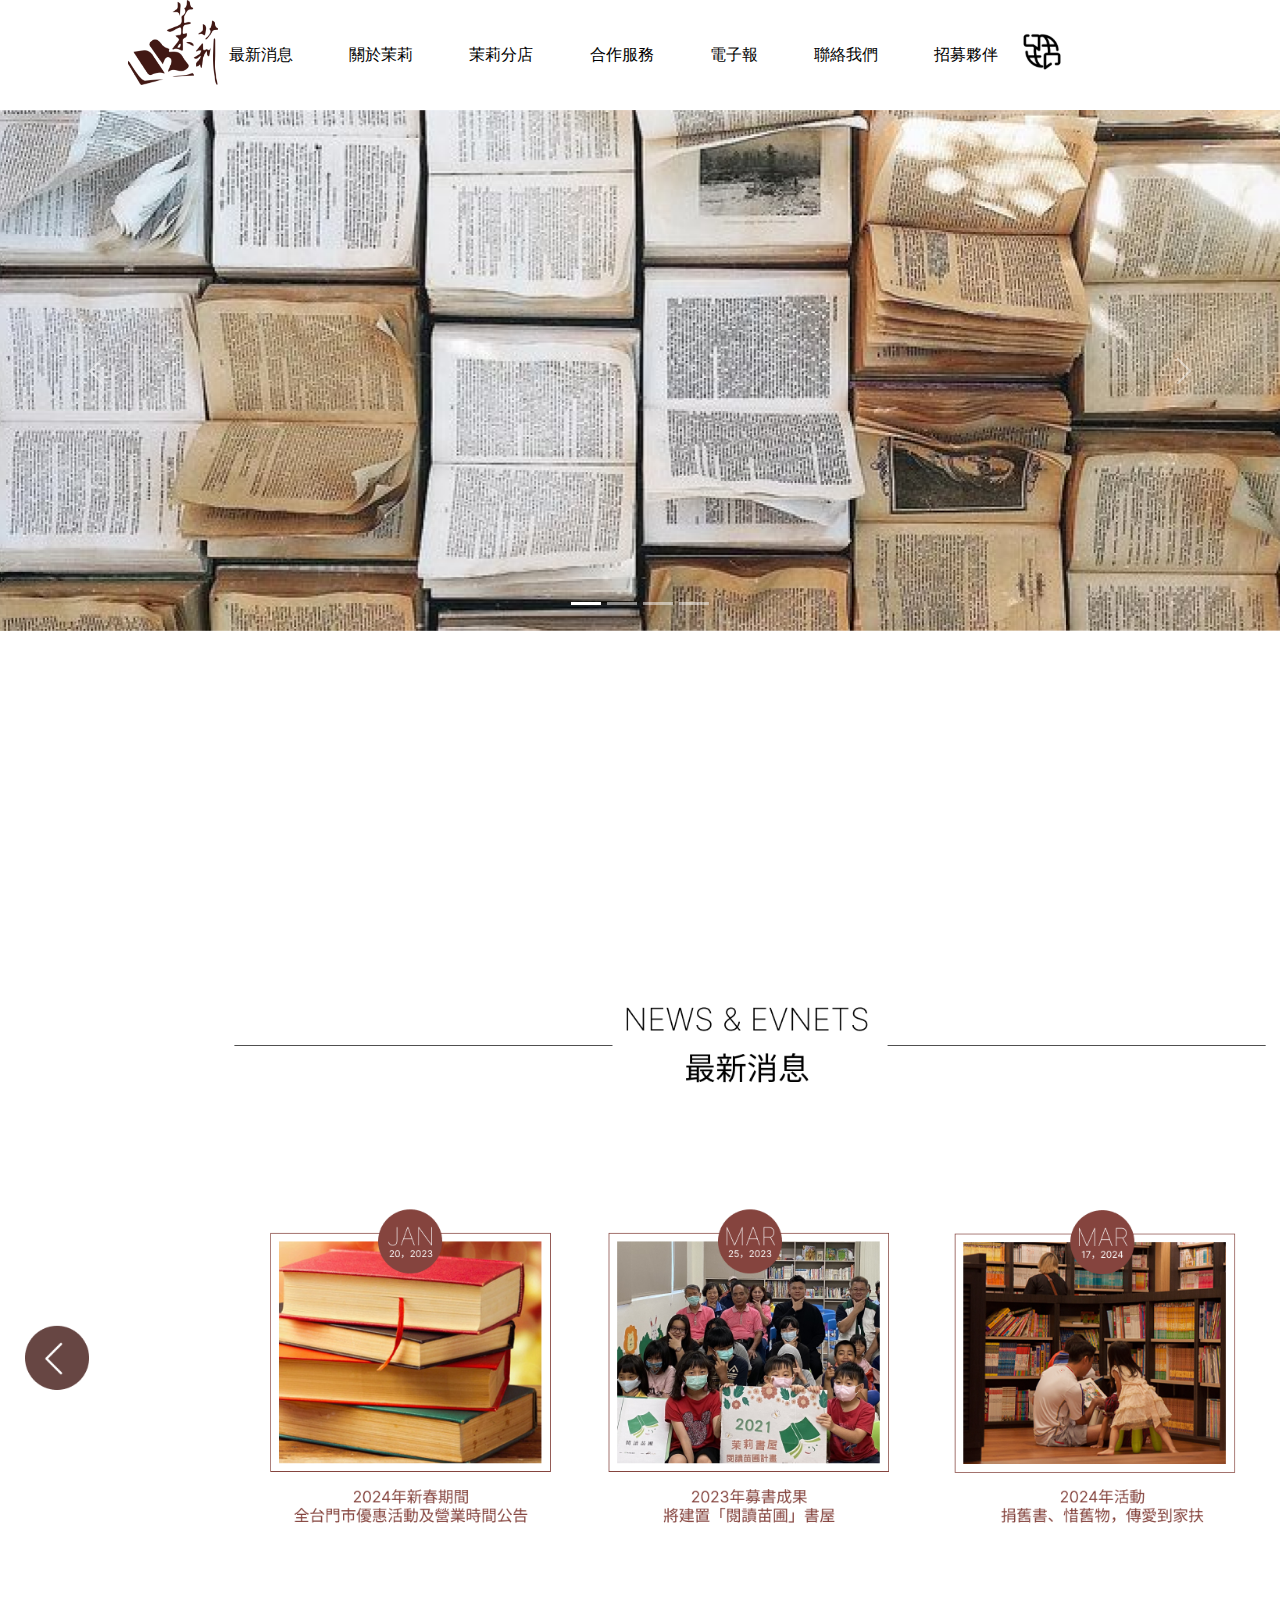
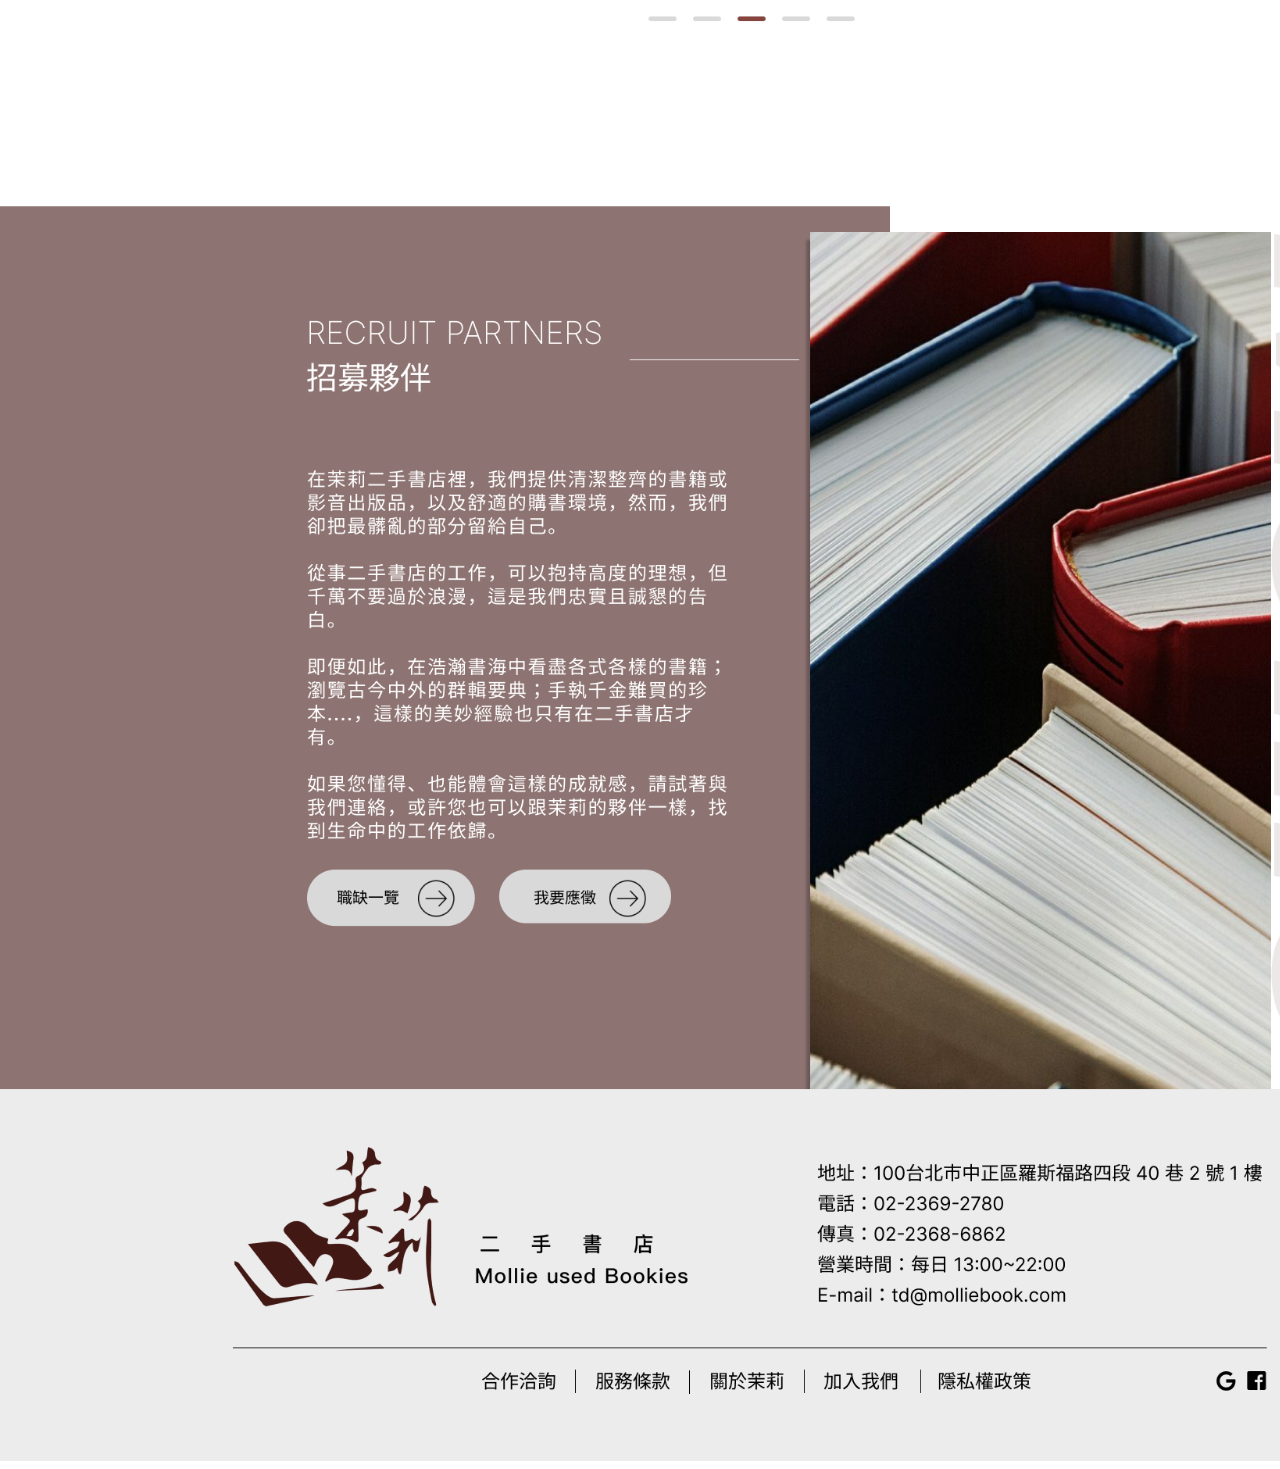
<file: 20240605/index.html>
<!DOCTYPE html>
<html lang="en">
<head>
    <meta charset="UTF-8">
    <meta name="viewport" content="width=device-width, initial-scale=1.0">
    <title>茉莉二手書店</title>
    <link href="./css/main.css" rel="stylesheet" />
    <link href="https://cdn.jsdelivr.net/npm/bootstrap@5.3.3/dist/css/bootstrap.min.css" rel="stylesheet" integrity="sha384-QWTKZyjpPEjISv5WaRU9OFeRpok6YctnYmDr5pNlyT2bRjXh0JMhjY6hW+ALEwIH" crossorigin="anonymous">

</head>
<body>
    <div class="logo">
        <h1>
            <img src="./img/LOGO.png">
        </h1>
    </div>
    <div class="language">
        <h2>
            <img src="img/Language Skill.png">
        </h2>
        
    </div>
    <header>
        <nav>
            <ul>
                <li><a href="#">最新消息</a></li>
                <li><a href="#">關於茉莉</a></li>
                <li><a href="#">茉莉分店</a></li>
                <li><a href="#">合作服務</a></li>
                <li><a href="#">電子報</a></li>
                <li><a href="#">聯絡我們</a></li>
                <li><a href="#">招募夥伴</a></li>
            </ul>
        </nav>
    </header>
    <div class="carouse">
    <div id="carouselExampleIndicators" class="carousel slide">
        <div class="carousel-indicators">
          <button type="button" data-bs-target="#carouselExampleIndicators" data-bs-slide-to="0" class="active" aria-current="true" aria-label="Slide 1"></button>
          <button type="button" data-bs-target="#carouselExampleIndicators" data-bs-slide-to="1" aria-label="Slide 2"></button>
          <button type="button" data-bs-target="#carouselExampleIndicators" data-bs-slide-to="2" aria-label="Slide 3"></button>
          <button type="button" data-bs-target="#carouselExampleIndicators" data-bs-slide-to="3" aria-label="Slide 4"></button>
        </div>
        <div class="carousel-inner">
          <div class="carousel-item active">
            <img src="./img/2323 1.png" class="d-block w-100" alt="...">
          </div>
          <div class="carousel-item">
            <img src="./img/55666 1.png" class="d-block w-100" alt="...">
          </div>
          <div class="carousel-item">
            <img src="./img/輪播圖.png" class="d-block w-100" alt="...">
          </div>
          <div class="carousel-item">
            <img src="./img/99 1.png" class="d-block w-100" alt="...">
          </div>
        </div>
        <button class="carousel-control-prev" type="button" data-bs-target="#carouselExampleIndicators" data-bs-slide="prev">
          <span class="carousel-control-prev-icon" aria-hidden="true"></span>
          <span class="visually-hidden">Previous</span>
        </button>
        <button class="carousel-control-next" type="button" data-bs-target="#carouselExampleIndicators" data-bs-slide="next">
          <span class="carousel-control-next-icon" aria-hidden="true"></span>
          <span class="visually-hidden">Next</span>
        </button>
      </div>
      <script src="https://cdn.jsdelivr.net/npm/bootstrap@5.3.3/dist/js/bootstrap.bundle.min.js" integrity="sha384-YvpcrYf0tY3lHB60NNkmXc5s9fDVZLESaAA55NDzOxhy9GkcIdslK1eN7N6jIeHz" crossorigin="anonymous"></script>
      </div>
     
    <div class="group">
        <h3>
            <img src="./img/Group 1.png" width="1500">

        </h3>
    </div> 
</body>
</html>
</file>
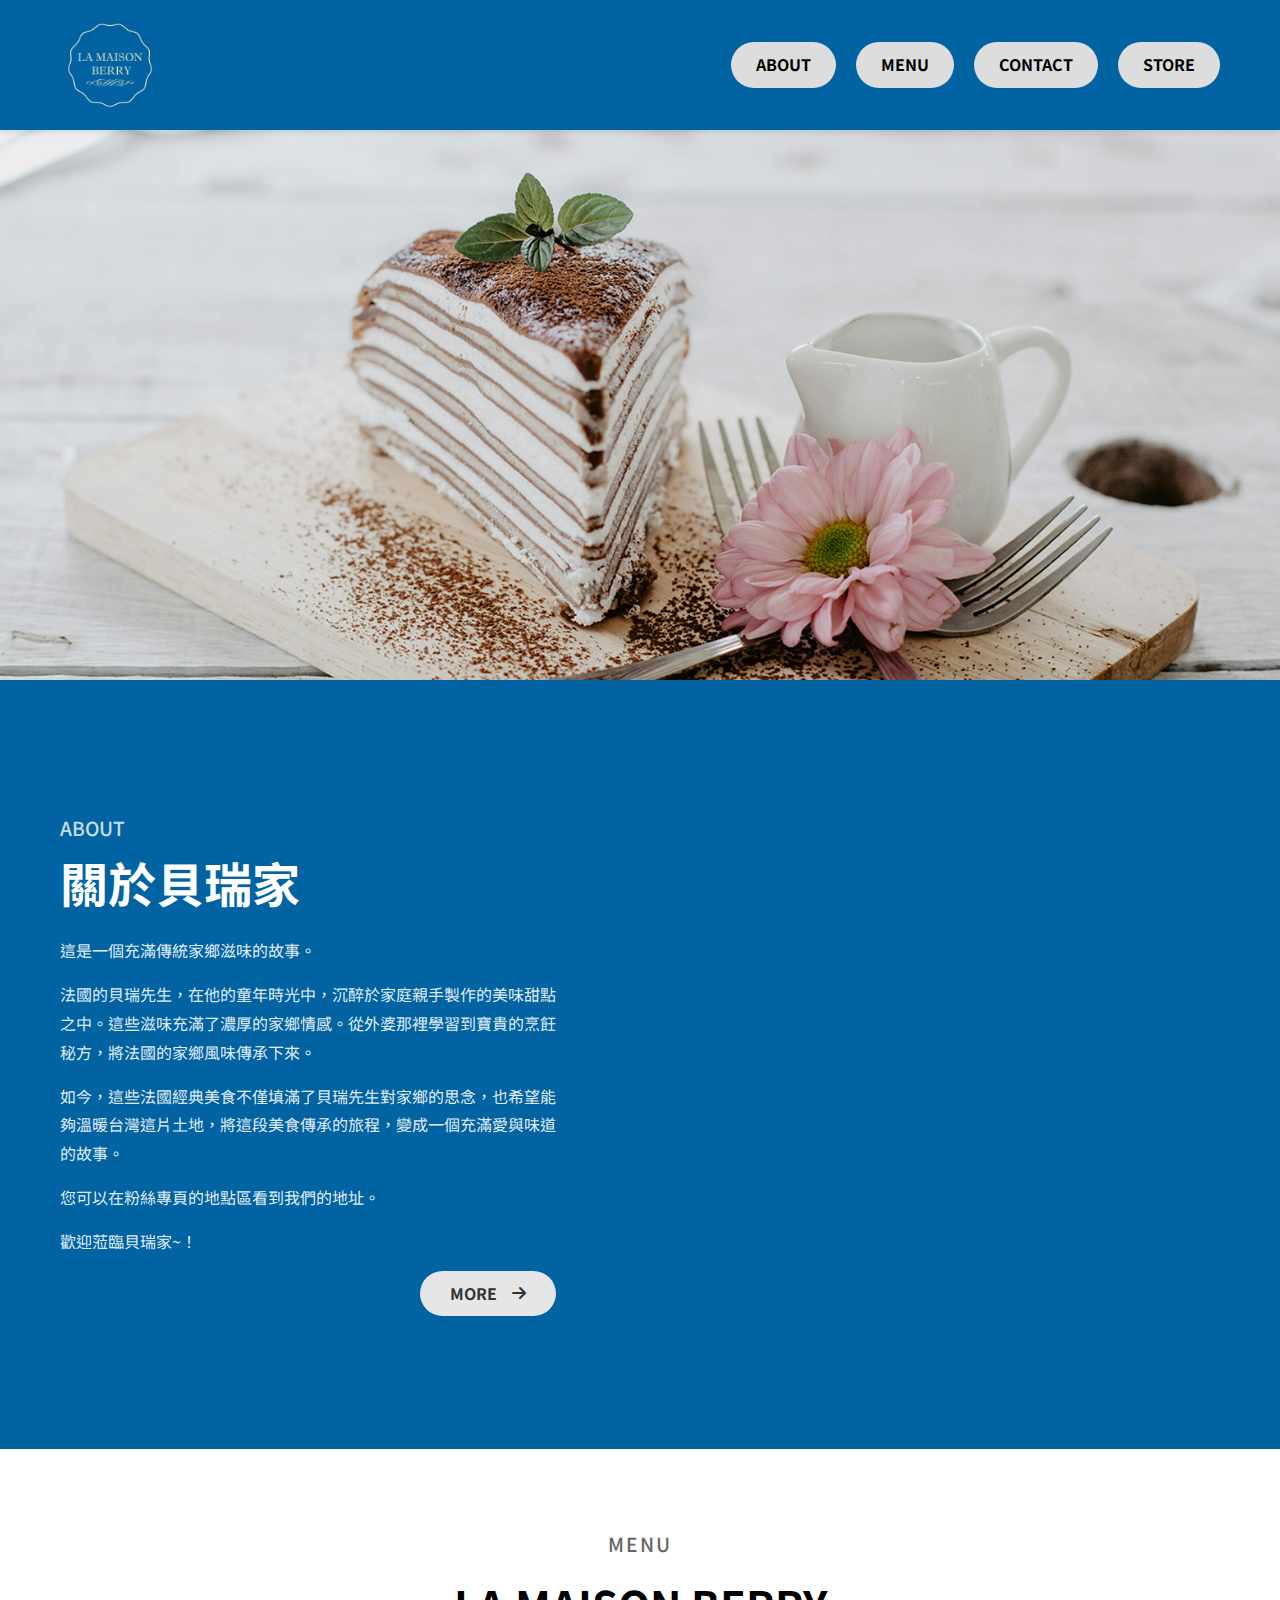
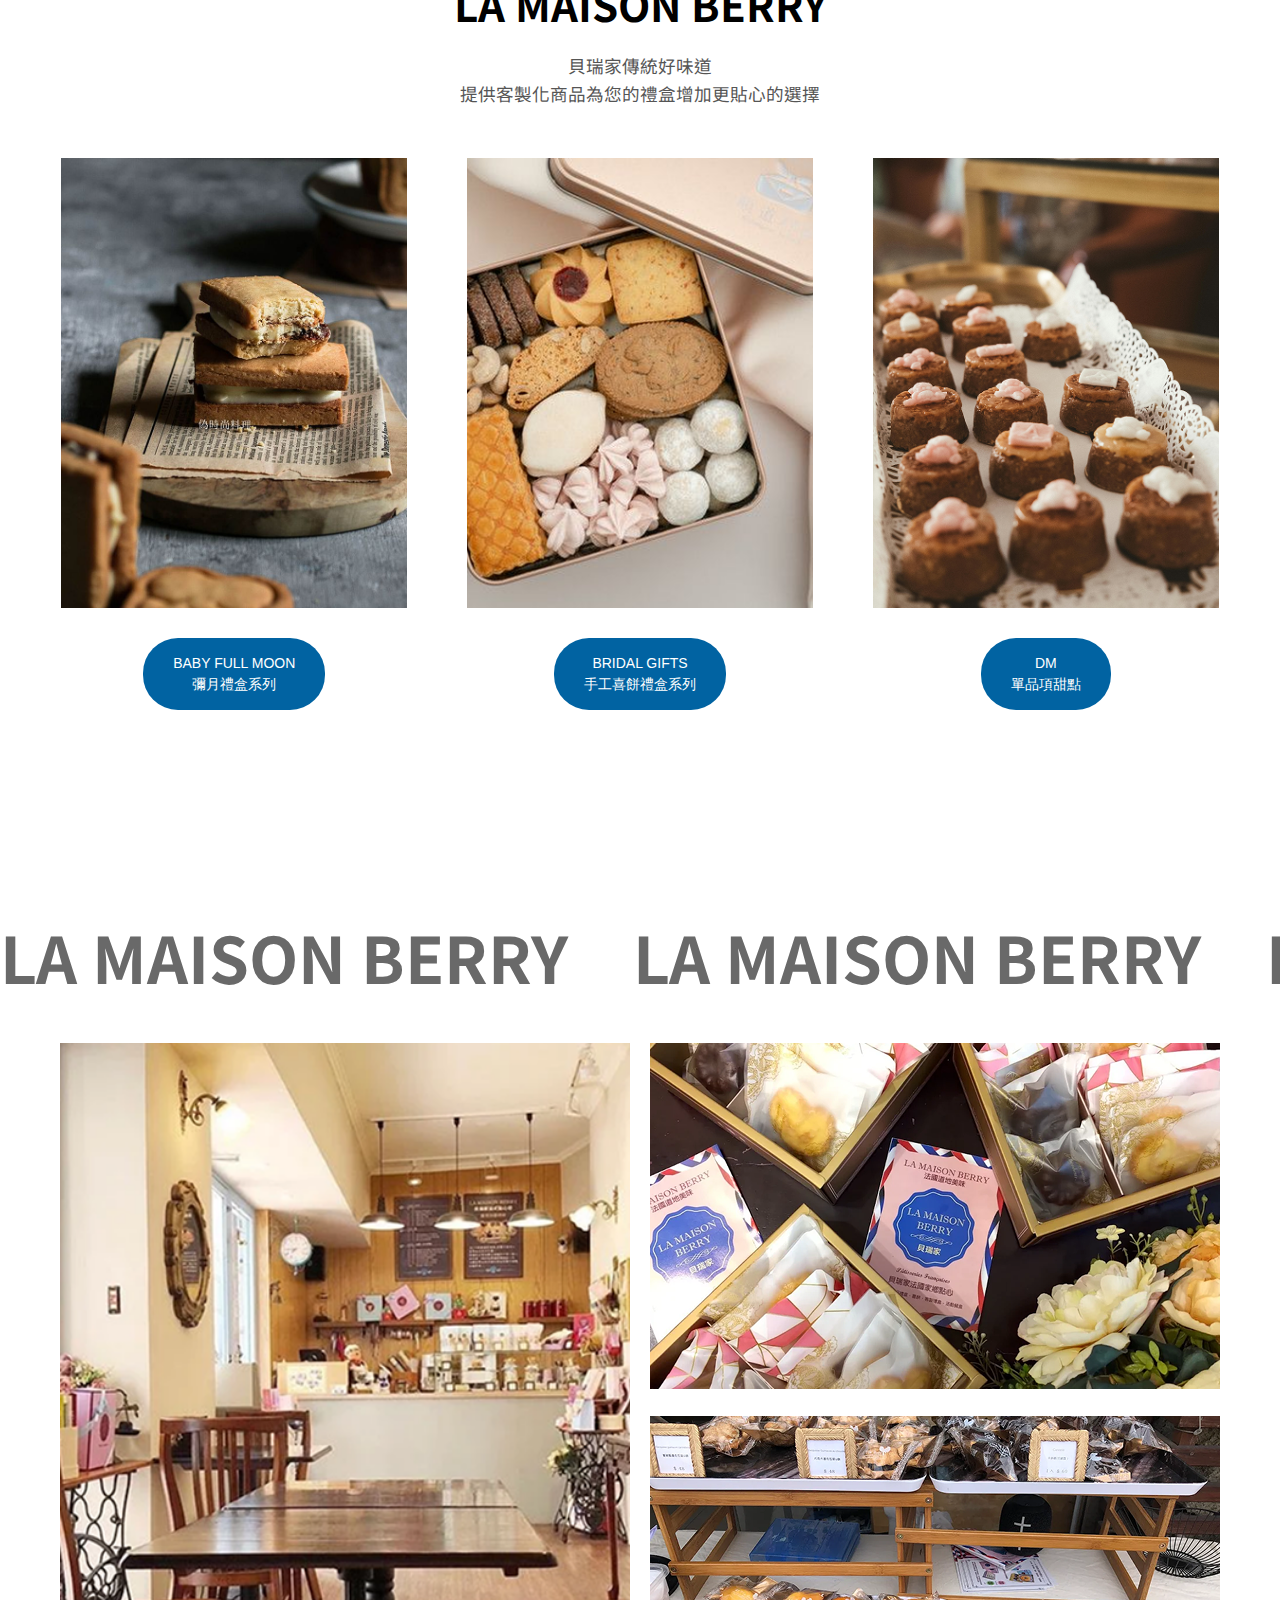
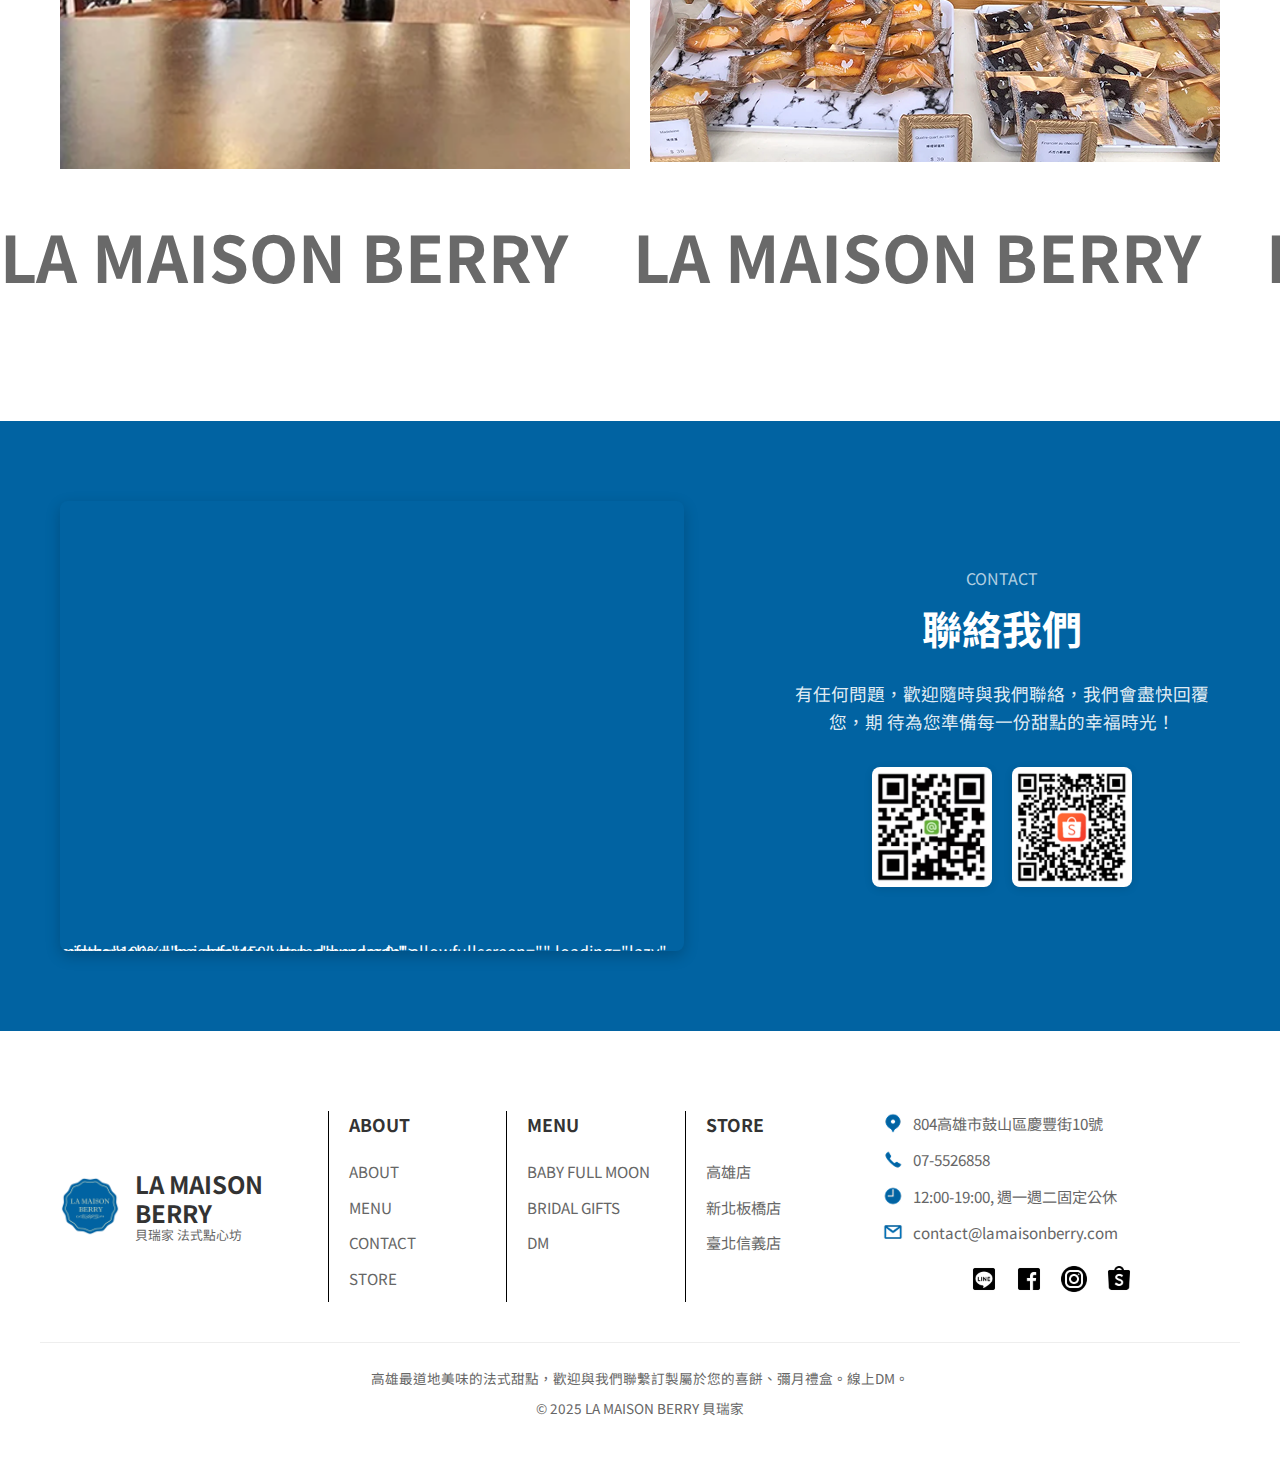
<file: LA MAISON BERRY/index.htm>
<!DOCTYPE html>
<html lang="en">
<head>
    <meta charset="UTF-8">
    <meta name="viewport" content="width=device-width, initial-scale=1.0" user-scalable>
    <title>LA MAISON BERRY</title>
     <link rel="preconnect" href="https://fonts.googleapis.com">
    <link rel="preconnect" href="https://fonts.gstatic.com" crossorigin>
    <link href="https://fonts.googleapis.com/css2?family=Noto+Sans+TC:wght@300;400;500;700&display=swap" rel="stylesheet">
    <link rel="stylesheet" href="https://cdnjs.cloudflare.com/ajax/libs/font-awesome/6.0.0-beta3/css/all.min.css">
    <script src="script.js"></script>
    <link rel="stylesheet" href="style.css">

</head>
<body>
    <header class="header">
        <div class="container header-content">
            <div class="logo">
                <a href="#">
                    <img src="./image/logo.png" alt="LA MAISON BERRY Logo" class="header-logo-img">
                </a>
            </div>

 <div class="hamburger-menu" id="hamburger-menu">
            <div class="bar"></div>
            <div class="bar"></div>
            <div class="bar"></div>
        </div>

            <nav class="main-nav" id="main-nav">
                <ul>
                    <li><a href="#" class="nav-button">ABOUT</a></li>
                    <li><a href="#" class="nav-button">MENU</a></li>
                    <li><a href="#" class="nav-button">CONTACT</a></li>
                    <li><a href="#" class="nav-button">STORE</a></li>
                </ul>
            </nav>
        </div>
    </header>

<section class="main-hero" style="background-image: url(./image/background-image.png);">
        <div class="hero-text-overlay">
            </div>
    </section>

    <section class="about-section">
        <div class="container about-layout">
            <div class="about-text-block">
                 <span class="about-subheading">ABOUT</span> <h2>關於貝瑞家</h2>
                <p>這是一個充滿傳統家鄉滋味的故事。</p>
                <p>法國的貝瑞先生，在他的童年時光中，沉醉於家庭親手製作的美味甜點之中。這些滋味充滿了濃厚的家鄉情感。從外婆那裡學習到寶貴的烹飪秘方，將法國的家鄉風味傳承下來。</p>
                <p>如今，這些法國經典美食不僅填滿了貝瑞先生對家鄉的思念，也希望能夠溫暖台灣這片土地，將這段美食傳承的旅程，變成一個充滿愛與味道的故事。</p>
                <p>您可以在粉絲專頁的地點區看到我們的地址。</p>
                <p>歡迎蒞臨貝瑞家~！</p>
                <a href="#" class="btn-about-more">
                    MORE <i class="fas fa-arrow-right"></i> </a>
            </div>
            <div class="about-image-container">
                <img src="./image/about-image.png" alt="LA MAISON BERRY 咖啡店內景" class="responsive-img about-fade-in-img" id="aboutImage">
            </div>
        </div>
    </section>

    <section class="products-section">
       <div class="container">
            <span class="section-subheading">MENU</span> 
            <h3 class="section-title">LA MAISON BERRY</h3> 
            <p class="section-description">
                貝瑞家傳統好味道<br>
                提供客製化商品為您的禮盒增加更貼心的選擇</p> 
                <div class="product-grid">
                <div class="product-item">
                    <div class="product-image-container">
                        <img src="./image/product1.png" alt="BABY FULL MOON 彌月禮盒系列" class="responsive-img product-hover-effect">
                    </div>
                    <button class="btn-product-category">BABY FULL MOON<br>彌月禮盒系列</button>
                </div>

                <div class="product-item">
                    <div class="product-image-container">
                        <img src="./image/product2.png" alt="BRIDAL GIFTS 手工喜餅禮盒系列" class="responsive-img product-hover-effect">
                    </div>
                    <button class="btn-product-category">BRIDAL GIFTS<br>手工喜餅禮盒系列</button>
                </div>

                <div class="product-item">
                    <div class="product-image-container">
                        <img src="./image/product3.png" alt="DM 精品甜點" class="responsive-img product-hover-effect">
                    </div>
                    <button class="btn-product-category">DM<br>單品項甜點</button>
                </div>
            </div>
        </div>
    </section>

   <section class="info-tiles-section">
        <div class="marquee-wrapper top">
            <div class="marquee-content">
                <span>LA MAISON BERRY</span>
                <span>LA MAISON BERRY</span>
                <span>LA MAISON BERRY</span>
                <span>LA MAISON BERRY</span>
                <span>LA MAISON BERRY</span>
                <span>LA MAISON BERRY</span>
                <span>LA MAISON BERRY</span>
                <span>LA MAISON BERRY</span>
                <span>LA MAISON BERRY</span>
                <span>LA MAISON BERRY</span>
                <span>LA MAISON BERRY</span>
                <span>LA MAISON BERRY</span>
                <span>LA MAISON BERRY</span>
                <span>LA MAISON BERRY</span>
                <span>LA MAISON BERRY</span>
                <span>LA MAISON BERRY</span>
                <span>LA MAISON BERRY</span>
                <span>LA MAISON BERRY</span>
            </div>
        </div>

        <div class="container info-gallery-grid">
            <div class="gallery-item large-left">
                <img src="./image/gallery3.png" alt="咖啡店內景" class="responsive-img">
            </div>

            <div class="gallery-item small-top-right">
                <img src="./image/gallery2.png" alt="烘焙產品展示" class="responsive-img">
            </div>

            <div class="gallery-item small-bottom-right">
                <img src="./image/gallery1.png" alt="精緻禮盒" class="responsive-img">
            </div>
        </div>

        <div class="marquee-wrapper bottom">
            <div class="marquee-content">
                <span>LA MAISON BERRY</span>
                <span>LA MAISON BERRY</span>
                <span>LA MAISON BERRY</span>
                <span>LA MAISON BERRY</span>
                <span>LA MAISON BERRY</span>
                <span>LA MAISON BERRY</span>
                <span>LA MAISON BERRY</span>
                <span>LA MAISON BERRY</span>
                <span>LA MAISON BERRY</span>
                <span>LA MAISON BERRY</span>
                <span>LA MAISON BERRY</span>
                <span>LA MAISON BERRY</span>
                <span>LA MAISON BERRY</span>
                <span>LA MAISON BERRY</span>
                <span>LA MAISON BERRY</span>
                <span>LA MAISON BERRY</span>
                <span>LA MAISON BERRY</span>
                <span>LA MAISON BERRY</span>
            </div>
        </div>
    </section>

 <section class="contact-section">
    <div class="container contact-grid">
        <div class="map-container">
            <iframe src="https://www.google.com/maps/embed?pb=!1m18!1m12!1m3!1d3681.632346573329!2d120.2948569!3d22.6674924!2m3!1f0!2f0!3f0!3m2!1i1024!2i768!4f13.1!3m3!1m2!1s0x346e04e140235bb9%3A0x206c3ebe955ac176!2z6LKd55Ge5a62!5e0!3m2!1szh-TW!2stw!4v1750328883586!5m2!1szh-TW!2stw" width="600" height="450" style="border:0;" allowfullscreen="" loading="lazy" referrerpolicy="no-referrer-when-downgrade"></iframe>
                    width="100%" 
                    height="450" 
                    style="border:0;" 
                    allowfullscreen="" 
                    loading="lazy" 
                    referrerpolicy="no-referrer-when-downgrade">
            </iframe>
            </div>

        <div class="contact-info">
            <p class="contact-heading">CONTACT</p>
            <h2>聯絡我們</h2>
            <p class="contact-description">
                有任何問題，歡迎隨時與我們聯絡，我們會盡快回覆您，期
                待為您準備每一份甜點的幸福時光！
            </p>
            <div class="qr-codes">
                <img src="./image/qrcode_line.png" alt="LINE QR Code" class="qr-code">
                <img src="./image/qrcode_shopee.png" alt="Shop QR Code" class="qr-code">
                </div>
        </div>
    </div>
</section>

<footer class="footer-section">
    <div class="container footer-grid">
        <div class="footer-brand">
    <img src="./image/logo.png" alt="LA MAISON BERRY Logo" class="footer-logo">
    <div> <p class="brand-name">LA MAISON BERRY</p>
        <p class="brand-tagline">貝瑞家 法式點心坊</p>
    </div>
</div>
        <div class="footer-links">
            <h3>ABOUT</h3>
            <ul>
                <li><a href="#">ABOUT</a></li>
                <li><a href="#">MENU</a></li>
                <li><a href="#">CONTACT</a></li>
                <li><a href="#">STORE</a></li>
            </ul>
        </div>

        <div class="footer-links">
            <h3>MENU</h3>
            <ul>
                <li><a href="#">BABY FULL MOON</a></li>
                <li><a href="#">BRIDAL GIFTS</a></li>
                <li><a href="#">DM</a></li>
            </ul>
        </div>

        <div class="footer-links">
            <h3>STORE</h3>
            <ul>
                <li><a href="#">高雄店</a></li>
                <li><a href="#">新北板橋店</a></li>
                <li><a href="#">臺北信義店</a></li>
            </ul>
        </div>

        <div class="footer-contact">
    <ul>
        <li><img src="./image/Location.png" alt="地址圖示" class="contact-icon"> 804高雄市鼓山區慶豐街10號</li>
        <li><img src="./image/Phone.png" alt="電話圖示" class="contact-icon"> 07-5526858</li>
        <li><img src="./image/Clock.png" alt="時間圖示" class="contact-icon"> 12:00-19:00, 週一週二固定公休</li>
        <li><img src="./image/Gmail Logo.png" alt="Email圖示" class="contact-icon"> contact@lamaisonberry.com</li>
    </ul>
    <div class="social-icons">
        <a href="#"><img src="./image/LINE.png" alt="LINE"></a>
        <a href="#"><img src="./image/Facebook.png" alt="Facebook"></a>
        <a href="#"><img src="./image/Instagram Circle.png" alt="Instagram"></a>
        <a href="#"><img src="./image/Shopee.png" alt="Shopee"></a>
    </div> 
</div>
    </div>

    <div class="footer-bottom">
        <p class="footer-description">
            高雄最道地美味的法式甜點，歡迎與我們聯繫訂製屬於您的喜餅、彌月禮盒。線上DM。
        </p>
        <p class="footer-copyright">
            © 2025 LA MAISON BERRY 貝瑞家
        </p>
    </div>
</footer>

</body>
</html>
</file>
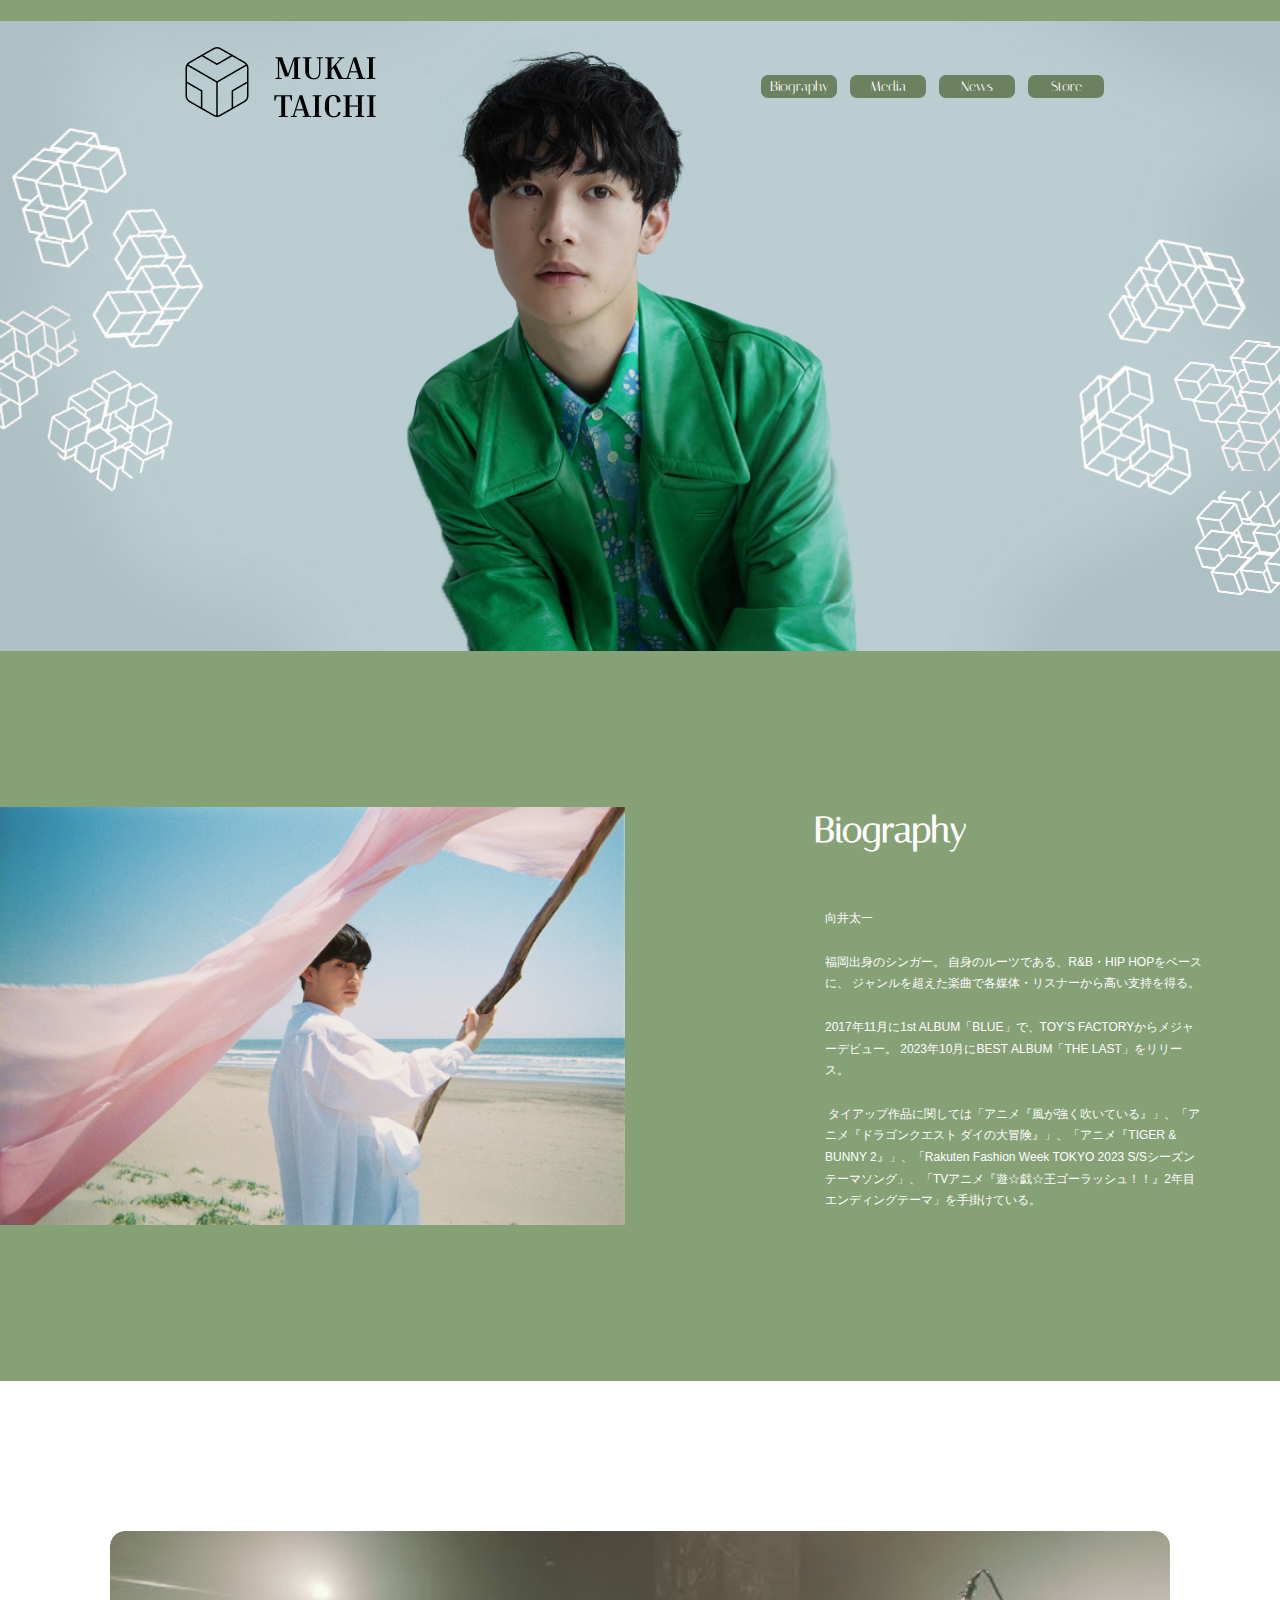
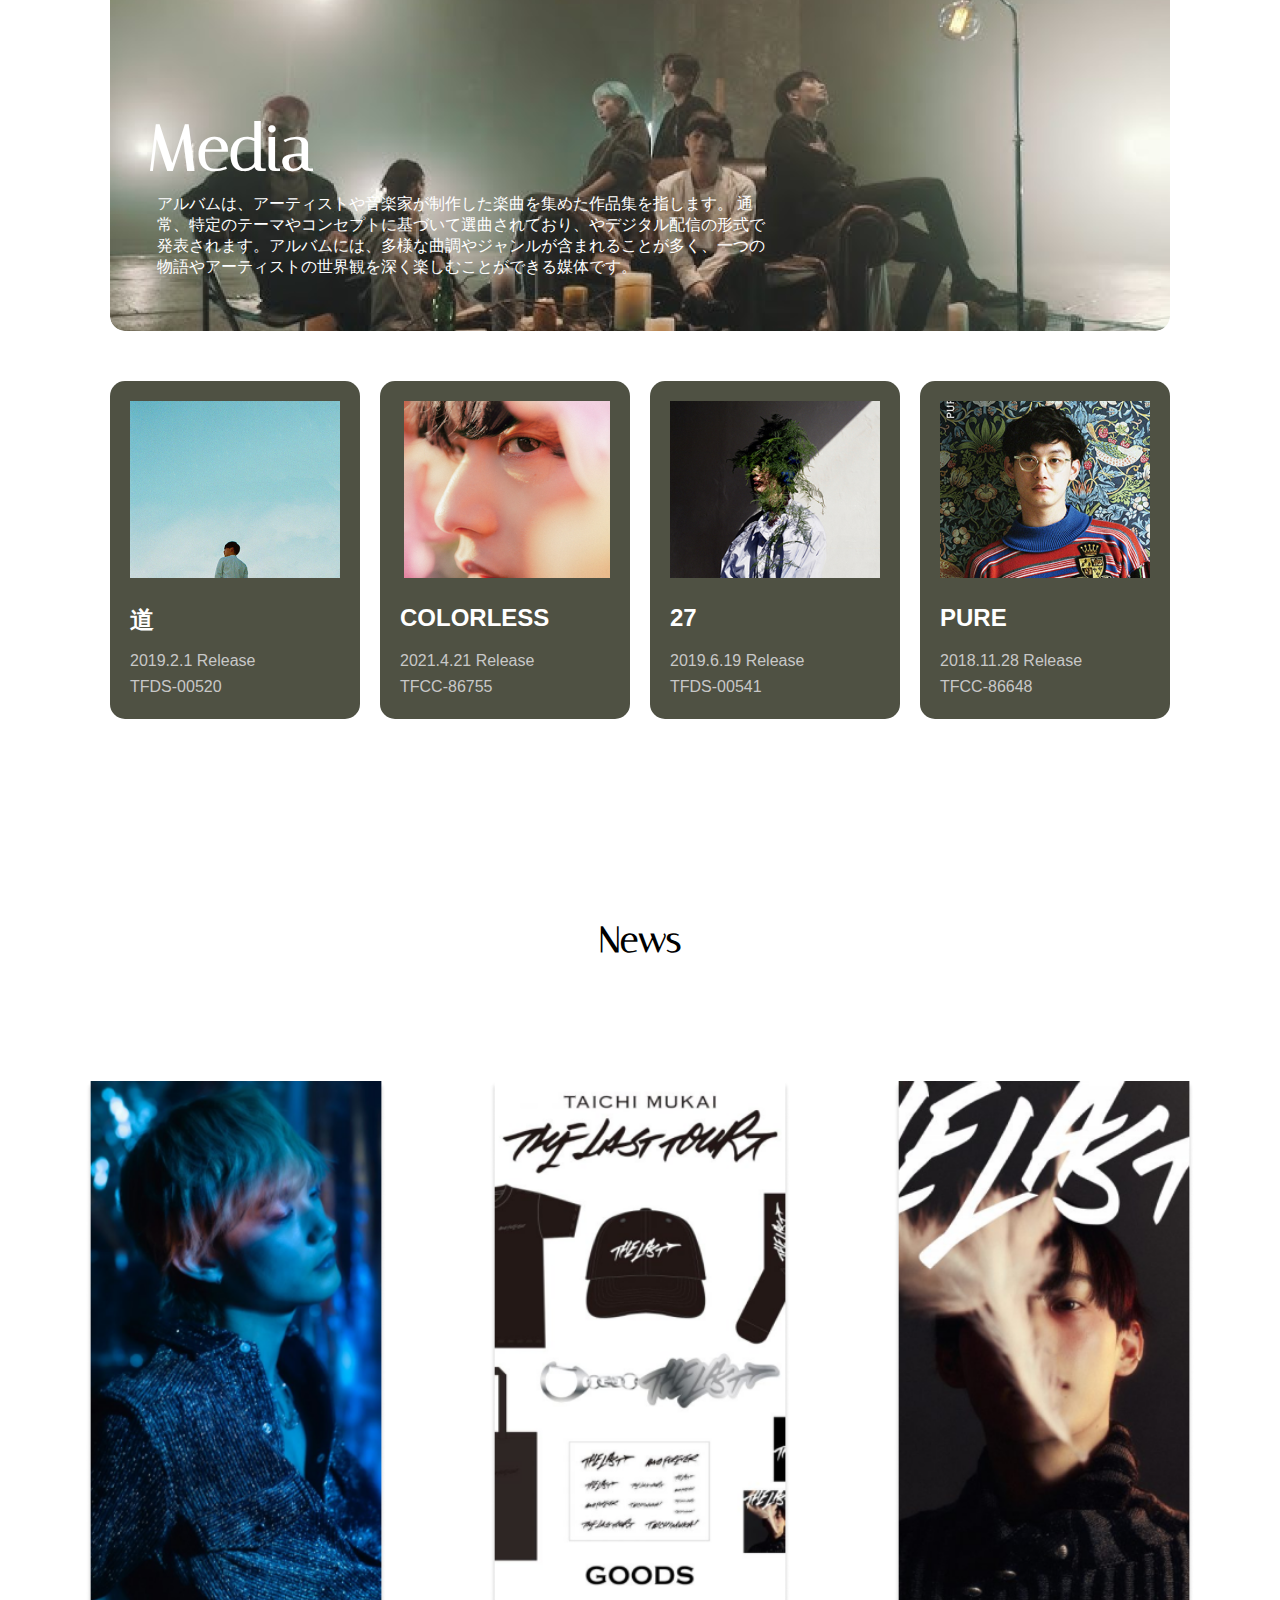
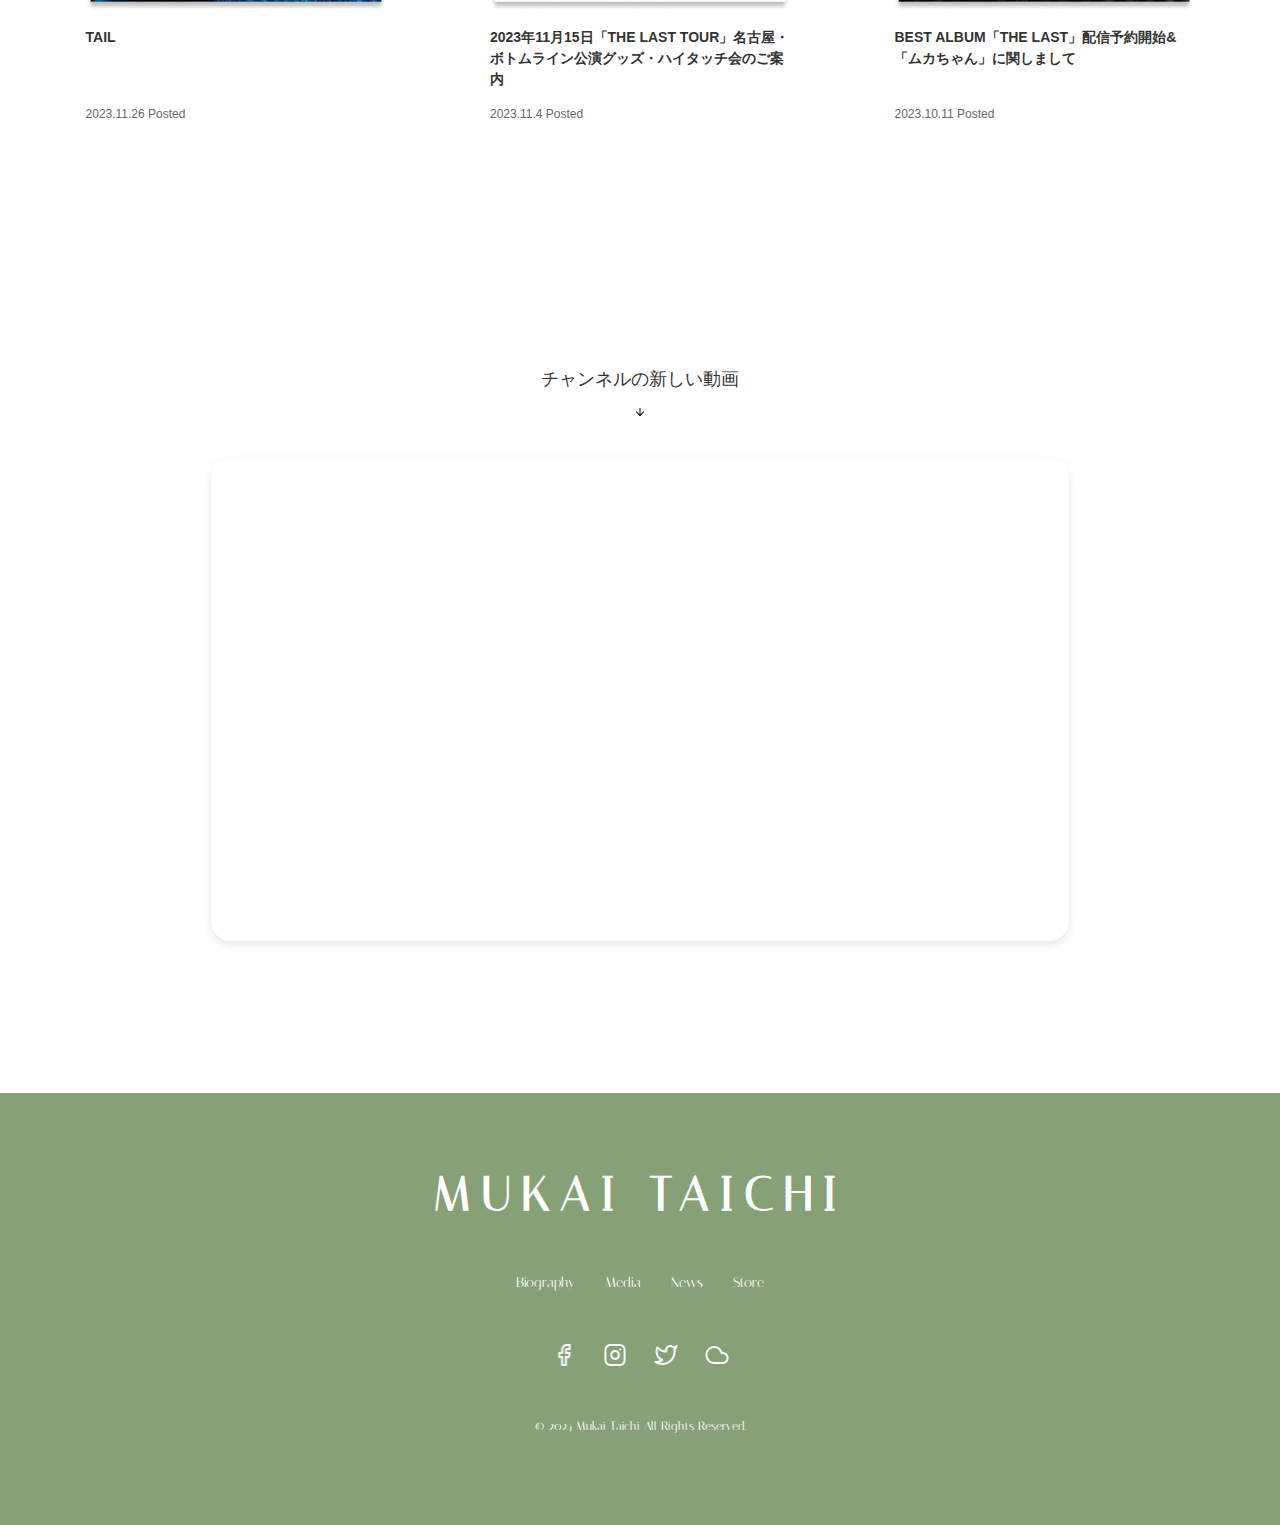
<file: mukaitaichi/index.htm>
<!-- HTML (完整首頁) -->
<!DOCTYPE html>
<html lang="en">
<head>
    <meta charset="UTF-8">
    <meta name="viewport" content="width=device-width, initial-scale=1.0">
    <title>Mukai Taichi Website</title>
    <link rel="stylesheet" href="style.css"> <!-- /** 連結外部 CSS 檔案 **/ -->
</head>
<body>
    <div class="wrap">
    <!-- Header 頁首 -->
    <header>
        <link href="https://fonts.googleapis.com/css2?family=Italiana&display=swap" rel="stylesheet">

        <div class="logo">
            <img src="./image/header-logo.png" alt="Mukai Taichi Logo"> <!-- /** Logo 圖片 **/ -->
        </div>
        <nav class="menu"> <!-- /** 導覽選單 **/ -->
            <a href="#biography">Biography</a> <!-- /** 傳記 **/ -->
            <a href="#media">Media</a> <!-- /** 媒體 **/ -->
            <a href="#news">News</a> <!-- /** 最新消息 **/ -->
            <a href="#store">Store</a> <!-- /** 商店 **/ -->
        </nav>
    </header>
    </div>

    <!-- Hero Section 主視覺區塊
    <div class="hero">
        <img src="./image/warp-image.png" alt="Hero Image">
    </div> -->

    <!-- Biography Section 傳記區塊 -->
<div class="wrap1">
<section id="biography">

        <img src="./image/Biography-image.png" alt="Biography Image"> <!-- /** 傳記相關圖片 **/ -->
    <div class="biography-text">
        <h2>Biography</h2>
        
        <p>向井太一</p>
        <p>福岡出身のシンガー。 自身のルーツである、R&B・HIP HOPをベースに、 ジャンルを超えた楽曲で各媒体・リスナーから高い支持を得る。</p>
        <p> 2017年11月に1st ALBUM「BLUE」で、TOYʼS FACTORYからメジャーデビュー。
            2023年10月にBEST ALBUM「THE LAST」をリリース。</p>
        <p> タイアップ作品に関しては「アニメ『風が強く吹いている』」、「アニメ『ドラゴンクエスト ダイの大冒険』」、「アニメ『TIGER & BUNNY 2』」、「Rakuten Fashion Week TOKYO 2023 S/Sシーズンテーマソング」、「TVアニメ『遊☆戯☆王ゴーラッシュ！！』2年目エンディングテーマ」を手掛けている。</p>
    </div>

    </section>
</div>

    <!-- Media Section 媒體區塊 -->
    <div class="wrap2">
        <main>
            <h2 class="main-title">Media</h2>
            <p class="main-intro">アルバムは、アーティストや音楽家が制作した楽曲を集めた作品集を指します。
                通常、特定のテーマやコンセプトに基づいて選曲されており、やデジタル配信の形式で発表されます。アルバムには、多様な曲調やジャンルが含まれることが多く、一つの物語やアーティストの世界観を深く楽しむことができる媒体です。</p>
        </main>
        <section class="section1">
            <div class="card">
                <div class="card-image">
                    <img src="./image/card-image1.png" alt="">
                </div>
                <h3 class="card-title">
                    <a href="https://www.toysfactory.co.jp/artist/taichimukai/disco/1990" target="_blank">道</a>
                </h3>
                <p class="card-intro">2019.2.1 Release</p>
                <p class="card-intro">TFDS-00520</p>
            </div>

            <div class="card">
                <div class="card-image">
                    <img src="./image/card-image 2.png" alt="">
                </div>
                <h3 class="card-title">
                    <a href="https://www.toysfactory.co.jp/artist/taichimukai/disco/2243" target="_blank">COLORLESS</a>
                </h3>
                <p class="card-intro">2021.4.21 Release</p>
                <p class="card-intro">TFCC-86755 </p>
            </div>

            <div class="card">
                <div class="card-image">
                    <img src="./image/card-image3.png" alt="">
                </div>
                <h3 class="card-title">
                    <a href="https://www.toysfactory.co.jp/artist/taichimukai/disco/2024" target="_blank">27</a>
                </h3>
                <p class="card-intro">2019.6.19 Release</p>
                <p class="card-intro">TFDS-00541 </p>
            </div>

            <div class="card">
                <div class="card-image">
                    <img src="./image/card-image 4.png" alt="">
                </div>
                <h3 class="card-title">
                    <a href="https://www.toysfactory.co.jp/artist/taichimukai/disco/1940" target="_blank">PURE</a>
                </h3>
                <p class="card-intro">2018.11.28 Release</p>
                <p class="card-intro">TFCC-86648</p>
            </div>
        </section>
    </div>

    <!-- News Section 最新消息區塊 -->
    <section class="section2">
        <h2>News</h2>
        <div class="wrap3">
        <div class="news">
            <div class="news-image">
                <img src="./image/news-image1.png" alt="">
            </div>
            <h3 class="news-title">TAIL</h3>
            <p class="news-intro">2023.11.26 Posted</p>
        </div>

        <div class="news">
            <div class="news-image">
                <img src="./image/news-image2.png" alt="">
            </div>
            <h3 class="news-title">2023年11月15日「THE LAST TOUR」名古屋・ボトムライン公演グッズ・ハイタッチ会のご案内</h3>
            <p class="news-intro">2023.11.4 Posted </p>
        </div>

        <div class="news">
            <div class="news-image">
                <img src="./image/news-image3.png" alt="">
            </div>
            <h3 class="news-title">BEST ALBUM「THE LAST」配信予約開始&「ムカちゃん」に関しまして
            </h3>
            <p class="news-intro">2023.10.11 Posted  </p>
        </div>
    </section>
    
    <section class="section3">
        <div class="video">
            <p>チャンネルの新しい動画</p>
            <div class="video-image">
            <img src="./image/arrow-down.png" alt="">
        </div>
        </div>
        <iframe width="560" height="315" src="https://www.youtube.com/embed/0DGxcS4cIQA?si=hf9AAkcl_yPqYWis" title="YouTube video player" frameborder="0" allow="accelerometer; autoplay; clipboard-write; encrypted-media; gyroscope; picture-in-picture; web-share" referrerpolicy="strict-origin-when-cross-origin" allowfullscreen></iframe>
    </section>

    <!-- Footer 頁尾 -->
    <footer>

        <h1>MUKAI   TAICHI</h1>
        <nav class="Footer nav"> 
            <a href="#biography">Biography</a> 
            <a href="#media">Media</a> 
            <a href="#news">News</a> 
            <a href="#store">Store</a> 
        </nav>
        <div class="social-links">
            <a href="#"><img src="./image/facebook.png" alt=""></a>
            <a href="#"><img src="./image/instagram.png" alt=""></a>
            <a href="#"><img src="./image/twitter.png" alt=""></a>
            <a href="#"><img src="./image/cloud.png" alt=""></a>
        </div>
        <p>© 2024 Mukai Taichi All Rights Reserved.</p>
    </footer>
</body>
</html>
</file>
<file: 20240605/css/main.css>
*{
    padding: 0；
}

.logo {

    width:90%;
    height:300px;
}
.logo img {
    width:90px;
    height:85px
}
.language {
    position: absolute;
    right:17vw;
    top:30px;
    line-height:80px;
}
.language img {
    width:40px;
    height:40px
}
h1{
    position: absolute;
    left:10vw;
    top:0;
    line-height:80px;
}
header{
    background-color: rgb(255, 255, 255);
    width: 100%;
    height:80px;

}
header ul{
    position: absolute;
    right:18vw;
    top:15px;
    line-height:80px;
}
header li {
    display: inline;
    margin-right:4vw;
}
header a {
    color: black;
    text-decoration: none;
}
header a:hover{
    text-decoration: underline;
}
.carouse{
    position: absolute;
    top: 110px;;
    line-height:80px;
}
.group{
    position: absolute;
    top:1000px;;
    line-height:80px;
    width:20%;
}
</file>
<file: LA MAISON BERRY/style.css>
/* --- 基本樣式 --- */
* {
    margin: 0;
    padding: 0;
    box-sizing: border-box;
}

body {
    font-family: 'Noto Sans TC', Arial, sans-serif;
    line-height: 1.6;
    color: #333;
    background-color: #fff;
}

/* --- 容器樣式 --- */
.container {
    max-width: 1200px;
    margin: 0 auto;
    padding: 0 20px;
}

/* --- 共同按鈕樣式 --- */
.btn-more,
.btn-detail {
    display: inline-block;
    background-color: #fff;
    color: #000;
    padding: 12px 25px;
    border: none;
    border-radius: 5px;
    text-decoration: none;
    font-size: 16px;
    cursor: pointer;
    transition: background-color 0.3s ease, transform 0.2s ease;
}

.btn-more:hover,
.btn-detail:hover {
    background-color: #2e89c1;
    transform: translateY(-2px);
}

/* --- 響應式圖片通用樣式 --- */
.responsive-img {
    max-width: 100%;
    height: auto;
    display: block;
}

/* --- 頁首 (Header) --- */
.header {
    background-color: #0163A2;
    padding: 15px 0;
    box-shadow: 0 2px 5px rgba(0,0,0,0.1);
    position: relative;
}

.header-content {
    display: flex;
    justify-content: space-between;
    align-items: center;
}

/* --- 頁首 Logo 樣式 --- */
.logo a {
    text-decoration: none;
    display: block;
}

.header-logo-img {
    height: 100px;
    width: auto;
    max-width: 100%;
    display: block;
}

/* 漢堡選單圖示樣式 */
.hamburger-menu {
    display: none; /* 預設在桌面版隱藏 */
    cursor: pointer;
    z-index: 101; /* 確保漢堡圖標在其他內容之上 */
    padding: 10px;
}

.hamburger-menu .bar {
    width: 30px;
    height: 3px;
    background-color: #fff; /* 漢堡圖標的顏色 */
    margin: 6px 0;
    transition: 0.4s;
}

/* 漢堡選單動畫效果 (X 形狀) */
.hamburger-menu.active .bar:nth-child(1) { transform: translateY(9px) rotate(45deg); }
.hamburger-menu.active .bar:nth-child(2) { opacity: 0; }
.hamburger-menu.active .bar:nth-child(3) { transform: translateY(-9px) rotate(-45deg); }

/* --- 頁首導覽列按鈕樣式 (桌面版預設) --- */
.main-nav ul {
    list-style: none;
    display: flex;
    gap: 20px;
}

.main-nav ul li { display: inline-block; }

.nav-button {
    display: block;
    background-color: #ddd;
    color: #000;
    padding: 10px 25px;
    border-radius: 25px;
    text-decoration: none;
    font-size: 16px;
    font-weight: 700;
    transition: background-color 0.3s ease, transform 0.2s ease;
    white-space: nowrap;
}

.nav-button:hover {
    background-color: #558ebd;
    color: #fff;
    transform: translateY(-2px);
}

/* --- 首頁主視覺區塊 (Hero Section) --- */
.main-hero {
    width: 100%;
    height: 550px;
    background-size: cover;
    background-position: center;
    background-repeat: no-repeat;
    display: flex;
    align-items: center;
    justify-content: center;
    color: white;
    text-align: center;
}

/* --- 「關於我們」區塊樣式 --- */
.about-section {
    background-color: #0163A2;
    color: white;
    padding: 100px 0;
}

.about-layout {
    display: flex;
    align-items: center;
    gap: 60px;
    flex-direction: row;
}

.about-text-block {
    flex: 1;
    text-align: left;
}

.about-subheading {
    font-size: 1.2em;
    font-weight: 500;
    margin-bottom: 10px;
    display: block;
    color: rgba(255, 255, 255, 0.8);
}

.about-text-block h2 {
    font-size: 48px;
    margin-bottom: 25px;
    font-weight: 700;
    line-height: 1.2;
    color: white;
}

.about-text-block p {
    font-size: 16px;
    line-height: 1.8;
    margin-bottom: 15px;
    color: rgba(255, 255, 255, 0.9);
}

/* --- 「MORE」按鈕樣式 (與導覽列按鈕樣式一致) --- */
.btn-about-more {
    display: inline-flex;
    align-items: center;
    background-color: #E6E6E6;
    color: #333;
    padding: 10px 30px;
    border-radius: 25px;
    text-decoration: none;
    font-size: 16px;
    font-weight: 700;
    transition: background-color 0.3s ease, transform 0.2s ease;
    margin-left: 360px; /* 這個值在響應式設計中可能需要調整 */
    white-space: nowrap;
}

.btn-about-more i {
    margin-left: 15px;
    font-size: 1em;
    transition: transform 0.2s ease;
}

.btn-about-more:hover {
    background-color: #558ebd;
    color: #fff;
    transform: translateY(-2px);
}

.btn-about-more:hover i { transform: translateX(8px); }

.about-image-container { flex: 1.2; }
.about-image-container img {
    width: 100%;
    height: 100%;
    object-fit: cover;
}

/* --- 定義從右側淡入的關鍵幀動畫 --- */
@keyframes slideInFromRightFadeIn {
    0% { opacity: 0; transform: translateX(100px); }
    100% { opacity: 1; transform: translateX(0); }
}

.about-fade-in-img {
    opacity: 0;
    transform: translateX(50px);
    animation: slideInFromRightFadeIn 1s ease-out forwards;
    animation-delay: 0.8s;
}

/* --- 全局標題/副標題/描述樣式 --- */
.section-subheading {
    font-size: 1.2em;
    font-weight: 500;
    margin-bottom: 10px;
    display: block;
    color: #666;
    text-align: center;
    text-transform: uppercase;
    letter-spacing: 2px;
}

.section-title {
    font-size: 42px;
    margin-bottom: 15px;
    color: #000;
    font-weight: 700;
    text-align: center;
}

.section-description {
    font-size: 1.1em;
    line-height: 1.6;
    margin-bottom: 50px;
    color: #555;
    text-align: center;
}

/* --- LA MAISON BERRY 產品 --- */
.products-section {
    background-color: white;
    padding: 80px 0;
    text-align: center;
}

.product-grid {
    display: flex;
    justify-content: center;
    gap: 60px;
    flex-wrap: wrap;
}

.product-image-container {
    width: 100%;
    height: 450px;
    margin-bottom: 30px;
    overflow: hidden;
    position: relative;
}

.product-image-container img {
    width: 100%;
    height: 100%;
    object-fit: cover;
    transition: transform 0.4s ease, filter 0.4s ease;
}

/* 產品圖片動態效果 */
.product-image-container:hover img.product-hover-effect {
    transform: scale(1.15);
    filter: brightness(0.9);
}

/* 產品類別按鈕樣式 */
.btn-product-category {
    background-color: #0163A2;
    color: white;
    padding: 15px 30px;
    border: none;
    border-radius: 35px;
    font-size: 14px;
    font-weight: 500;
    cursor: pointer;
    transition: background-color 0.3s ease, transform 0.2s ease;
    display: inline-block;
    line-height: 1.5;
    white-space: normal;
}

.btn-product-category:hover {
    background-color: #afdfff;
    color: #2d4d7d;
    transform: translateY(-2px);
}

/* --- 跑馬燈文字樣式 --- */
.marquee-wrapper {
    overflow: hidden;
    white-space: nowrap;
    position: relative;
    background-color: transparent;
    padding: 10px 0;
    font-family: 'Noto Sans TC', sans-serif;
    font-size: 4em;
    font-weight: 700;
    color: #696969;
    margin: 25px 0;
}

/* 跑馬燈內容的動畫 */
@keyframes marqueeRight {
    0% { transform: translateX(0%); }
    100% { transform: translateX(-50%); }
}

.marquee-content {
    display: inline-block;
    animation: marqueeRight 30s linear infinite;
}

.marquee-content span {
    display: inline-block;
    margin-right: 50px;
}

/* --- 補充資訊/圖片畫廊區塊樣式 --- */
.info-tiles-section {
    padding: 80px 0; /* Add padding to the section */
}

.info-gallery-grid {
    display: grid;
    grid-template-columns: repeat(2, 1fr);
    grid-template-rows: auto auto;
    gap: 20px;
    max-width: 1200px;
    margin: 0 auto;
    padding: 0 20px;
}

.gallery-item {
    overflow: hidden;
    transition: transform 0.4s ease-out, box-shadow 0.4s ease-out, opacity 0.4s ease-out;
    cursor: pointer;
}

.gallery-item img {
    width: 100%;
    height: 100%;
    object-fit: cover;
    display: block;
    transition: transform 0.3s ease-out;
}

.gallery-item:hover img { transform: scale(1.05); }

.gallery-item.large-left:hover,
.gallery-item.small-top-right:hover,
.gallery-item.small-bottom-right:hover {
    box-shadow: 0 8px 20px rgba(0,0,0,0.15);
}

@keyframes slideInFromLeftFadeIn {
    0% { opacity: 0; transform: translateX(-50px); }
    100% { opacity: 1; transform: translateX(0); }
}

.gallery-item.large-left {
    grid-column: 1;
    grid-row: 1 / span 2;
    height: 726px; /* 固定高度 */
    animation-delay: 0.1s;
}

.gallery-item.small-top-right {
    grid-column: 2;
    grid-row: 1;
    height: 346px; /* 固定高度 */
    animation-delay: 0.2s; /* Add animation delay */
}

.gallery-item.small-bottom-right {
    grid-column: 2;
    grid-row: 2;
    height: 346px; /* 固定高度 */
    animation-delay: 0.3s;
}

/* --- 聯絡資訊區塊 (Contact Section) --- */
.contact-section {
    background-color: #0163A2;
    padding: 80px 0;
    color: white;
}

.contact-grid {
    display: grid;
    grid-template-columns: 1fr 0.7fr;
    gap: 100px;
    align-items: center;
    max-width: 1200px;
    margin: 0 auto;
    padding: 0 20px;
}

.map-container {
    width: 100%;
    line-height: 0;
    border-radius: 8px;
    overflow: hidden;
    box-shadow: 0 5px 15px rgba(0,0,0,0.2);
}

.map-container iframe {
    width: 100%;
    height: 450px;
    border: 0;
    display: block;
}

.contact-info { text-align: center; }

.contact-heading {
    font-size: 1em;
    font-weight: 400;
    color: rgba(255, 255, 255, 0.7);
    margin-bottom: 5px;
}

.contact-info h2 {
    font-size: 2.5em;
    margin: 0 0 20px;
    color: white;
}

.contact-description {
    font-size: 1.1em;
    line-height: 1.6;
    margin-bottom: 30px;
    color: rgba(255, 255, 255, 0.9);
}

.qr-codes {
    display: flex;
    gap: 20px;
    justify-content: center;
}

.qr-code {
    width: 120px;
    height: 120px;
    object-fit: contain;
    background-color: white;
    padding: 5px;
    border-radius: 8px;
    box-shadow: 0 2px 8px rgba(0,0,0,0.1);
}

/* --- 頁尾 (Footer) --- */
.footer-section {
    background-color: white;
    padding: 80px 0 50px;
    font-family: 'Noto Sans TC', sans-serif;
    color: #333;
}

.footer-grid {
    display: grid;
    grid-template-columns: 1.5fr 1fr 1fr 1fr 2fr;
    gap: 0;
    max-width: 1200px;
    margin: 0 auto;
    padding: 0 20px;
    border-bottom: 1px solid #eee;
    padding-bottom: 40px;
}

/* 品牌資訊區塊 */
.footer-brand {
    text-align: left;
    padding-right: 20px;
    display: flex; /* Make it a flex container to align logo and text */
    align-items: center; /* Vertically align logo and text */
}

.footer-logo {
    width: 60px;
    height: auto;
    margin-right: 15px;
    flex-shrink: 0;
}

.brand-name {
    font-size: 1.5em;
    font-weight: 700;
    margin: 0;
    color: #333;
    line-height: 1.2;
}

.brand-tagline {
    font-size: 0.8em;
    color: #666;
    margin: 0;
    line-height: 1.2;
}

/* 導航連結區塊 */
.footer-links { padding: 0 20px; }

.footer-links h3 {
    font-size: 1.1em;
    font-weight: bold;
    margin-bottom: 20px;
    color: #333;
    text-transform: uppercase;
}

.footer-links ul {
    list-style: none;
    padding: 0;
    margin: 0;
}

.footer-links ul li { margin-bottom: 10px; }

.footer-links ul li a {
    text-decoration: none;
    color: #666;
    font-size: 0.95em;
    position: relative;
    transition: color 0.3s ease;
    padding-bottom: 2px;
}

.footer-links ul li a::after {
    position: absolute;
    left: 0;
    bottom: 0;
    width: 0;
    height: 1px;
    background-color: #004D7F;
    transition: width 0.3s ease-out;
    content: ''; /* Pseudo-elements need content */
}

.footer-links ul li a:hover { color: #004D7F; }
.footer-links ul li a:hover::after { width: 100%; }

/* 垂直分隔線 */
.footer-grid > div:nth-child(n+2):nth-child(-n+4) { border-left: 1px solid #000; }

/* 聯絡方式區塊 */
.footer-contact { padding-left: 20px; }

.footer-contact ul {
    list-style: none;
    padding: 0;
    margin: 0;
}

.footer-contact ul li {
    margin-bottom: 12px;
    font-size: 0.95em;
    color: #666;
    display: flex;
    align-items: center;
}

.contact-icon {
    width: 20px;
    height: 20px;
    object-fit: contain;
    margin-right: 10px;
    flex-shrink: 0;
}

/* 社群媒體圖示 */
.social-icons {
    display: flex;
    gap: 15px;
    margin-top: 20px;
}

.social-icons img {
    width: 30px;
    height: 30px;
    transition: transform 0.3s ease;
}

.social-icons img:hover { transform: scale(1.1); }

/* 底部版權和描述區塊 */
.footer-bottom {
    text-align: center;
    padding-top: 25px;
    font-size: 0.85em;
    color: #666;
    max-width: 800px;
    margin: 0 auto;
}

.footer-bottom .footer-description {
    margin-bottom: 10px;
    line-height: 1.5;
}

.footer-bottom a {
    color: #666;
    text-decoration: none;
    position: relative;
    transition: color 0.3s ease;
    padding-bottom: 1px;
}

.footer-bottom a::after {
    position: absolute;
    left: 0;
    bottom: 0;
    width: 0;
    height: 1px;
    background-color: #004D7F;
    transition: width 0.3s ease-out;
    content: ''; /* Pseudo-elements need content */
}

.footer-bottom a:hover { color: #004D7F; }
.footer-bottom a:hover::after { width: 100%; }

/* --- 響應式設計 (Responsive Design) --- */

/* 小螢幕斷點（手機和平板，最大寬度 992px） */
@media (max-width: 992px) {
    /* Header 相關 */
    .header-content {
        flex-direction: row;
        justify-content: space-between;
        align-items: center;
    }
    .header-logo-img {
        height: 80px;
        margin-bottom: 0;
    }
    .hamburger-menu {
        display: block; /* 在小螢幕下顯示漢堡選單 */
        margin-right: 0;
    }
    .main-nav {
        display: flex; /* 讓內容可以垂直排列 */
        position: fixed; /* 固定定位，覆蓋整個螢幕 */
        top: 0;
        right: 0;
        width: 100%;
        height: 100vh; /* 讓菜單佔滿整個視窗高度 */
        background-color: #005691; /* 選單背景色 */
        flex-direction: column; /* 垂直排列選單項目 */
        justify-content: center; /* 垂直居中 */
        align-items: center; /* 水平居中 */
        z-index: 99; /* 確保選單在其他內容之上 */
        transition: transform 0.5s ease-in-out; /* 滑動動畫 */
        transform: translateX(100%); /* 預設在小螢幕下隱藏導航 (向右移出視窗) */
        overflow-y: auto; /* 如果內容過多可以滾動 */
    }
    .main-nav.active {
        transform: translateX(0); /* 當 active 時顯示導航 */
    }
    .main-nav ul {
        flex-direction: column; /* 垂直排列列表項目 */
        gap: 20px; /* 項目間距 */
        padding: 0; /* 移除預設 padding */
    }
    .nav-button {
        padding: 12px 30px;
        width: 200px; /* 固定按鈕寬度 */
        margin: 0 auto; /* 水平居中 */
        text-align: center;
        color: white; /* 菜單打開時按鈕文字顏色 */
        background-color: transparent; /* 菜單打開時按鈕背景透明 */
        border: 2px solid white; /* 菜單打開時按鈕邊框 */
    }
    .nav-button:hover {
        background-color: white;
        color: #005691; /* 懸停時顏色反轉 */
    }

    /* About Section */
    .about-section { padding: 60px 0; }
    .about-layout {
        flex-direction: column;
        gap: 40px;
    }
    .about-text-block {
        text-align: center;
        order: 2;
    }
    .about-text-block h2 { font-size: 36px; }
    .btn-about-more {
        margin: 0 auto; /* Center button */
        padding: 10px 25px;
    }
    .about-image-container { order: 1; }

    /* Products Section */
    .products-section { padding: 60px 0; }
    .section-title { font-size: 32px; }
    .section-description { margin-bottom: 30px; }
    .product-grid {
        flex-direction: column;
        gap: 30px;
        align-items: center;
    }
    .product-item {
        width: 90%;
        max-width: 350px;
    }
    .product-image-container { height: 300px; }

    /* Info Tiles (Gallery) */
    .marquee-wrapper {
        font-size: 2.5em;
        margin: 15px 0;
    }
    .info-gallery-grid {
        grid-template-columns: 1fr;
        grid-template-rows: auto;
        gap: 20px;
    }
    .gallery-item.large-left,
    .gallery-item.small-top-right,
    .gallery-item.small-bottom-right {
        grid-column: auto;
        grid-row: auto;
        height: auto; /* 移除固定高度，讓圖片自適應 */
        margin-bottom: 15px;
    }
    .gallery-item.large-left { order: 1; }
    .gallery-item.small-top-right { order: 2; }
    .gallery-item.small-bottom-right { order: 3; }

    /* Contact Section */
    .contact-section { padding: 60px 0; }
    .contact-grid {
        grid-template-columns: 1fr;
        gap: 40px;
    }
    .map-container {
        order: 2;
        height: 300px;
    }
    .map-container iframe { height: 300px; }
    .contact-info {
        order: 1;
        text-align: center;
    }
    .contact-info h2 { font-size: 2em; }
    .qr-codes { justify-content: center; }

    /* Footer (Tablet layout) */
    .footer-grid {
        grid-template-columns: repeat(2, 1fr); /* 平板佈局 (2 欄) */
        gap: 30px;
        padding: 0 15px;
    }
    .footer-grid > div {
        border-left: none !important; /* 移除垂直分隔線 */
        padding: 0;
    }
    .footer-brand {
        grid-column: 1 / span 2; /* 品牌資訊佔滿兩欄 */
        text-align: center;
        margin-bottom: 30px;
        flex-direction: column; /* 讓品牌圖片和文字垂直排列 */
    }
    .footer-logo {
        margin: 0 auto 15px; /* 居中 logo 並添加底部間距 */
    }
    .footer-brand > div { text-align: center; } /* 品牌文字居中 */
    .footer-links, .footer-contact { text-align: center; }
    .footer-contact ul li { text-align: center; }
    .social-icons { justify-content: center; }
}

@media (max-width: 768px) { /* Mobile specific layout, overriding tablet where necessary */
    
    /* Footer for true mobile (Single column) */
    .footer-grid {
        grid-template-columns: 1fr; /* 單欄佈局 */
        gap: 40px;
        padding: 0 15px;
    }
    .footer-brand {
        grid-column: 1 / span 1; /* 佔滿單欄 */
        margin-bottom: 0; /* 移除底部間距 */
    }
    /* 確保所有 footer 內容居中對齊 */
    .footer-links h3,
    .footer-links ul,
    .footer-contact{
        text-align: center; /* 讓 h3 和 QR code 保持居中 */
    }
    .footer-contact ul {
        display: inline-block; /* 讓 ul 縮小到其內容的寬度 */
        text-align: left; /* 讓 ul 內的 li 從左對齊 */
    }
    .footer-contact ul li{justify-content: flex-start; /* 確保 li 內部內容左對齊 */
    }}
    .social-icons {
        justify-content: center;;
    }
    .footer-bottom {
        max-width: 90%;
        margin: 0 auto;
    }


/* 桌面版時（最小寬度 993px） */
@media (min-width: 993px) {
    .hamburger-menu { display: none; } /* 桌面版隱藏漢堡選單 */
    .main-nav {
        display: block; /* 顯示桌面導航 */
        position: static; /* 恢復靜態定位 */
        width: auto; /* 恢復自動寬度 */
        height: auto; /* 恢復自動高度 */
        background-color: transparent; /* 恢復透明背景 */
        transform: translateX(0); /* 確保在大螢幕下沒有 transform */
        overflow-y: visible; /* 恢復可見滾動 */
    }
    .main-nav ul {
        display: flex; /* 恢復水平排列 */
        flex-direction: row;
    }
    .nav-button {
        color: #000;
        background-color: #ddd;
        border: none;
    }
    .nav-button:hover {
        background-color: #558ebd;
        color: #fff;
    }
}
</file>
<file: mukaitaichi/style.css>
* {box-sizing: border-box;}
h2, h3, p {
    margin: 0;
}
/* img {
    width: 100%;
    display: block;
} */
body {
    font-family: sans-serif;
}
/* 基本樣式 */
body {
    margin: 0;
    font-family: Arial, sans-serif;
    color: #000; /* 文字顏色 */
}


.wrap {
   
    display: flex;
    justify-content:  center; /* 將內部元素水平置中 */
    /* align-items: center; 垂直置中 */
    background-color: #86A176;
}
/* Header */
header {
   
    width: 1280px;
    height: 630px;
    display: flex;
    justify-content: space-between; /* 水平置中 */
    align-items:  flex-start; /* 垂直置上 */
    padding: 20px;
    margin-top: 21px; /* 整體向下推 21px */
    background-image: url(./image/warp-image.png);
    background-position: center; /* 背景圖片水平居中 */
}

.logo {
    display: flex;
    align-items: center;
    margin-left: 156px; /* 向右推156px */
}

.logo img {
    width: 291px; /* 調整 Logo 大小 */
    height: 82px;
    margin-right: 10px;
}

.logo h1 {
    font-size: 1.5em;
    margin: 0;
    color: #333; /* 標題文字顏色 */
}
nav.menu a {
    font-family: "Italiana", serif;
}

.menu {
    display: flex;
    gap: 13px;
    margin-right: 156px; 
    font-style: normal; /* 字體風格 */
    margin-top: 34px; /* 整體向下推 34px */
  
      
}

.menu a {
    
    display: inline-block;
    width: 76px; /* 按鈕寬度 */
    height: 23px; /* 按鈕高度 */
    line-height: 23px; /* 垂直置中文字 */
    text-align: center;
    font-size: 14px; /* 文字大小 */
    text-decoration: none; /* 移除超連結的底線 */
    color: #ffffff; /* 選單文字顏色 */
    background-color: #6C815F; /* 按鈕背景顏色 (綠色) */
    border-radius: 7px; /* 圓角 */
    transition: background-color 0.3s, color 0.3s; /* 滑鼠移動時的過渡效果 */
}


.menu a:hover {
    width: 76px; /* 按鈕寬度 */
    height: 23px; /* 按鈕高度 */
    background-color: #7cd247; /* 按鈕背景顏色 (綠色) */
    border-radius: 7px; /* 圓角 */
    color: #ffffff; /* 滑鼠懸停效果 */
}

/* Biography Section */
.wrap1{
    
    display: flex;
    justify-content:  center; /* 將內部元素水平置中 */
    /* align-items: center; 垂直置中 */
    background-color: #86A176;
}
#biography {
    width: 1280px;
    height: 630px;
    display: flex; 
    /* justify-content: space-between; 兩邊對齊 */
    align-items: center; /* 垂直置中 */
    background-color: #86A176; /* 背景色與設計一致 */
    gap: 10px; /* 圖片與文字之間的間距 */
    margin-top: 50px;
    margin-bottom: 50px;
}


/* Biography Image */
#biography img {
    width: 724px; /* 圖片占一半空間 */
    height: auto; /* 保持圖片比例 */
    padding-right:99px ;
    margin-right: 80px;

}

/* Biography Text */
.biography-text {
    width: 400px;
    height: auto;
    display: flex; /* 使用 Flexbox 排版 */
    flex-direction: column; /* 改為上下排列 */
    
    justify-content: center; /* 讓內文區塊垂直置中 */
    padding: 0 0px; /*添加內邊距，避免內容太靠邊*/
}
#biography h2 {
    font-family: "Italiana", serif; /* 字體樣式 */
    font-size: 36px; /* 標題字體大小 */
    color: #ffffff; /* 標題字體顏色 */
    margin-bottom: 46px; /* 與段落之間的距離 */
}

#biography p {
    font-family: "Arial", sans-serif; /* 段落字體樣式 */
    font-size: 12px; /* 段落字體大小 */
    line-height: 1.8; /* 行高 */
    color: #ffffff; /* 字體顏色 */
    margin: 11px;
}
img {
    width: 100%;
    display: block;
}
.wrap2 {
    width: 1060px;
    padding: 150px 0px 100px 0px;
    margin: 0 auto;
    background-color: #ffffff;
}
main {
    color: white;
    width: 1060px;
    height: 400px;
    padding-top: 180px;/*把內容往下擠*/
    padding-left: 37px;/*把內容往右擠*/
    margin-bottom: 50px;
    border-radius: 15px;
    background-image: url(./image/main_image.png);
}
.main-title {
    font-family: "Italiana", serif; /* 字體樣式 */
    font-size: 64px;
    margin-bottom: 8px;/*在下方多隔出一些空間*/
}
.main-intro {
    font-family: "Arial", sans-serif; /* 段落字體樣式 */
    font-size: 16px;
    width: 621px;
    margin-left: 10px;/*稍微縮排比較好看*/
}
section {
    display: flex;
    gap: 20px;
}
.card {
    color: #ffffff;
    width: 250px;
    padding: 20px;
    background-color: #4F5143;
    border-radius: 15px;
}
.card-image img {
    height: 177px;/*因為上面的 img 已經設定寬度 100% 了，所以這邊只需要設定高度即可*/
    object-fit: cover;/*讓圖片高度符合區塊高度*/
    
}
.card-title {
    padding-top: 10px;/*把內容往下擠*/
    font-size: 24px;
    height: 38px;/*固定高讓內容對齊比較好看*/
    margin: 16px 0;
}
.card-title a {
    color: #ffffff; /* 初始顏色 */
    text-decoration: none; /* 去掉下劃線 */
    transition: color 0.3s; /* 添加平滑的變色過渡效果 */
}
.card-title a:hover {
    color: #b5e38f; /* 滑鼠懸停時變成綠色 */
}
.card-intro {
    line-height: 160%;/*調整一下描述的行高*/
    font-size: 16px;
    color: #c8c8c8;
}

/* 整個 Section 的樣式 */
.section2 {
    display: flex;
    flex-direction: column; /* 垂直排列 */
    align-items: center; /* 水平置中 */
    padding: 100px 20px; /* 增加上下的內距及左右的間距 */
    margin-bottom: 2px;/*在下方多隔出一些空間*/
}

/* News 標題 */
.section2 h2 {
    font-family: "Italiana", serif; /* 使用 Italiana 字體 */
    font-size: 36px; /* 字體大小 */
    margin-bottom: 100px; /* 與下方內容的間距 */
    color: #000; /* 字體顏色設置為黑色 */
}

/* News 卡片容器 */
.news {
    display: inline-block; /* 讓每個卡片水平排列並保持內部內容置中 */
    width: 300px; /* 固定卡片寬度 */
    margin: 0 50px 40px; /* 每個卡片的間距 */
    vertical-align: top; /* 保持卡片垂直對齊 */
    text-align: left; /* 內部文字靠左 */
}

/* News 圖片 */
.news-image img {
    width: 100%; /* 讓圖片寬度占滿卡片 */
    height: auto; /* 保持圖片比例 */
}

/* News 標題 */
.news-title {
    font-family: "Arial", sans-serif; /* 使用 Arial 字體 */
    font-size: 14px; /* 標題字體大小 */
    font-weight: bold; /* 標題字體加粗 */
    margin: 16px 0 8px; /* 與上下文字的間距 */
    color: #333; /* 標題字體顏色 */
    line-height: 1.5; /* 行高調整 */
    height: 70px; /* 固定高度，確保所有標題區塊對齊 */
    display: -webkit-box; /* 適用於多行文字 */
    -webkit-box-orient: vertical; /* 垂直排列 */
}

/* News 描述文字 */
.news-intro {
    font-family: "Arial", sans-serif; /* 使用 Arial 字體 */
    font-size: 12px; /* 描述字體大小 */
    color: #666; /* 字體顏色 */
    line-height: 1.6; /* 行高 */
}

/* 響應式調整 */
@media screen and (max-width: 768px) {
    .news {
        width: 90%; /* 卡片寬度改為占整個容器的 90% */
        margin: 0 auto 20px; /* 每個卡片置中並調整間距 */
    }
}

.section3 {
    display: flex;
    
    flex-direction: column; /* 垂直排列 */
    align-items: center; /* 水平置中 */
    padding: 100px 20px; /* 增加上下的內距及左右的間距 */
    margin-bottom: 52px; /* 與下方內容的距離 */
}
.video {
    display: flex;
    flex-direction: column; /* 垂直排列文字與圖像 */
    align-items: center; /* 水平置中 */
    margin-bottom: 20px; /* 與 iframe 間距 */
    text-align: center; /* 文字置中 */
}
.video p {
    font-size: 18px; /* 調整字體大小 */
    color: #333; /* 設定字體顏色 */
    margin-bottom: 10px; /* 與圖片的間距 */
}
.video-image img {
    width: 12px;
    height: 12px;
    margin-top: 5px; /* 與文字的間距 */
}
.section3 iframe {
    width: 858px; /* 設定影片的寬度 */
    height: 483px; /* 根據影片比例計算高度（16:9 比例） */
    border-radius: 20px; /* 加上圓角 */
    overflow: hidden; /* 確保圓角有效 */
    border: none; /* 移除 iframe 預設邊框 */
    box-shadow: 0 4px 10px rgba(0, 0, 0, 0.1); /* 增加陰影效果（可選） */
}

footer {
    background-color: #86A176; /* 使用圖片中類似的綠色背景 */
    color: #fff; /* 白色文字 */
    text-align: center; /* 文字置中 */
    padding: 40px 20px; /* 內距調整 */
    font-family: "Italiana", serif; /* 使用更優雅的字體 */
}

/* Footer 標題樣式 */
footer h1 {
    font-size: 48px; /* 顯眼的標題字體大小 */
    margin-bottom: 52px; /* 與下方內容的距離 */
    letter-spacing: 10px; /* 增加字母間距 */
    color: #fff; /* 白色文字 */
}

/* Footer 導覽連結樣式 */
.Footer.nav {
    display: flex; /* 使用 Flex 排列 */
    justify-content: center; /* 水平置中 */
    gap: 30px; /* 連結之間的間距 */
    margin-bottom: 52px; /* 與下方內容的距離 */
}

.Footer.nav a {
    text-decoration: none; /* 移除底線 */
    color: #fff; /* 白色文字 */
    font-size: 14px; /* 連結字體大小 */
    font-weight: normal; /* 普通字體 */
    transition: color 0.3s ease-in-out; /* 過渡效果 */
}

.Footer.nav a:hover {
    color: #d5ffb5; /* 滑鼠懸停時的文字顏色 */
}

/* Footer 社群圖示樣式 */
.social-links {
    display: flex; /* 使用 Flex 排列 */
    justify-content: center; /* 水平置中 */
    gap: 27px; /* 圖示間距 */
    margin-bottom: 52px; /* 與下方文字的距離 */
}

.social-links a img {
    width: 24px; /* 圖示大小 */
    height: 24px; /* 圖示大小 */
    color: #ffffff; /* 淡色文字 */
    transition: transform 0.3s ease-in-out; /* 增加放大過渡效果 */
}

.social-links a img:hover {
    transform: scale(1.2); /* 滑鼠懸停放大 */
}

/* Footer 版權文字 */
footer p {
    font-size: 12px; /* 小字體大小 */
    color: #ffffff; /* 淡灰色文字 */
    margin-top: 52px; /* 與上方的距離 */
    margin-bottom: 52px; /* 與下方內容的距離 */
}

/* 響應式設計 */
@media screen and (max-width: 768px) {
    footer h1 {
        font-size: 24px; /* 小螢幕標題字體縮小 */
    }

    .Footer.nav {
        gap: 15px; /* 縮小連結間距 */
    }

    .social-links {
        gap: 10px; /* 縮小圖示間距 */
    }
}
</file>
